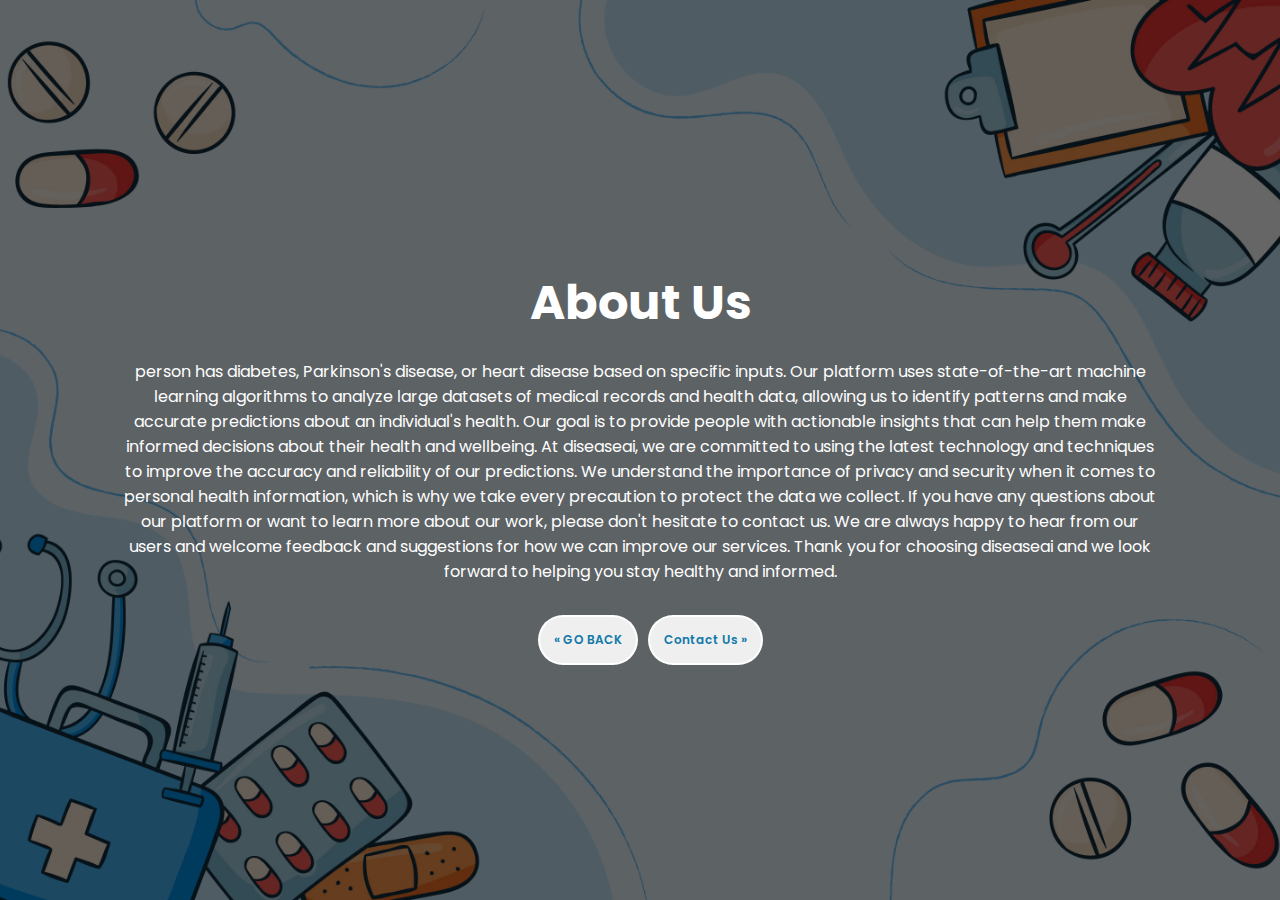
<file: ABOUT/about.html>
<!DOCTYPE html>
<html lang="en">

<head>
    <meta charset="UTF-8">
    <meta name="viewport" content="width=device-width, initial-scale=1.0">
    <title>About</title>
    <link rel="stylesheet" href="about.css">
</head>

<body>
    <section>
        <div class="section-header">
            <button class="animated-button"><a href="../index.html">
                <span class="text">&laquo; GO BACK</span></a>
              </button>

            <button class="animated-button1"><a href="../CONTACT/contact.html">
                <span class="text">Contact Us &raquo;</span></a>
              </button>
            <div class="container">
                <h2>About Us</h2>
                <p>person has diabetes, Parkinson's disease, or heart disease based on specific inputs. Our platform uses state-of-the-art machine learning algorithms to analyze large datasets of medical records and health data, allowing us to identify patterns
                    and make accurate predictions about an individual's health. Our goal is to provide people with actionable insights that can help them make informed decisions about their health and wellbeing. At diseaseai, we are committed to using
                    the latest technology and techniques to improve the accuracy and reliability of our predictions. We understand the importance of privacy and security when it comes to personal health information, which is why we take every precaution
                    to protect the data we collect. If you have any questions about our platform or want to learn more about our work, please don't hesitate to contact us. We are always happy to hear from our users and welcome feedback and suggestions
                    for how we can improve our services. Thank you for choosing diseaseai and we look forward to helping you stay healthy and informed.
                </p>
            </div>
        </div>
</body>

</html>
</file>
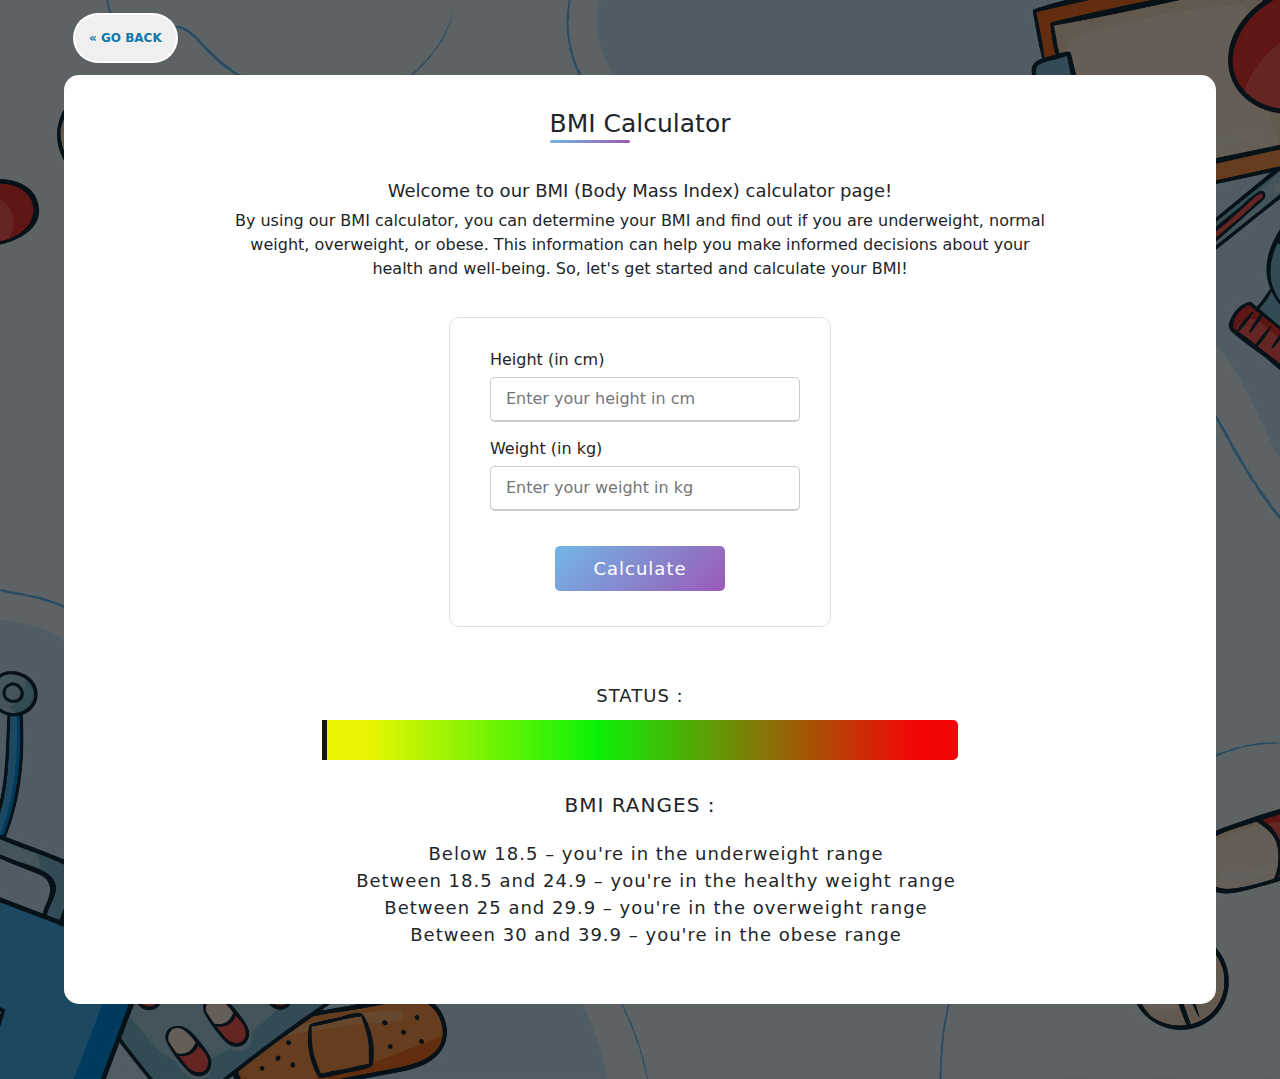
<file: PREDICT/bmi.html>
<!DOCTYPE html>
<html lang="en">

<head>
    <meta charset="UTF-8">
    <meta name="viewport" content="width=device-width, initial-scale=1.0">
    <title>BMI Calculator</title>
    <script src="https://cdn.jsdelivr.net/npm/bootstrap@5.3.0-alpha1/dist/js/bootstrap.bundle.min.js"></script>
    <link rel="stylesheet" href="https://cdn.jsdelivr.net/npm/bootstrap@5.3.0-alpha1/dist/css/bootstrap.min.css">
    <link rel="stylesheet" href="https://stackpath.bootstrapcdn.com/font-awesome/4.7.0/css/font-awesome.min.css">
    <style>
        * {
            margin: 0px;
            box-sizing: border-box;
        }
        
        main {
            display: block;
            unicode-bidi: isolate;
        }
        
        body {
            min-height: 100vh;
            width: 100%;
            display: flex;
            justify-content: center;
            align-items: center;
            background-image: url("/IMAGES/hm2.jpg");
            background-size: cover;
            background-position: center;
            position: relative;
        }
        
        body::after {
            content: "";
            position: absolute;
            top: 0;
            left: 0;
            height: 100%;
            width: 100%;
            background-color: rgba(0, 0, 0, 0.6);
        }
        
        .contain {
            display: flex;
            justify-content: center;
            align-items: center;
            flex-direction: column;
            width: 90%;
            padding: 30px;
            margin: 25px auto;
            /* border: 1px solid red; */
            border-radius: 15px;
            background-color: #fff;
        }
        
        .contain .title {
            font-size: 25px;
            font-weight: 500;
            position: relative;
        }
        
        .contain .title::before {
            content: "";
            position: absolute;
            left: 0;
            bottom: 0;
            height: 3px;
            width: 80px;
            border-radius: 5px;
            background: linear-gradient(135deg, #71b7e6, #9b59b6);
        }
        
        .contain .intro {
            display: flex;
            justify-content: center;
            text-align: center;
            margin-top: 10px;
            font-size: 18px;
            font-weight: 500;
        }
        
        p {
            margin-top: 0;
            margin-bottom: 1rem;
        }
        
        .intro1 {
            margin: 5px;
            font-size: 16px;
            max-width: 75%;
            text-align: center;
        }
        
        .contain .inputs {
            margin: 15px auto;
            width: 35%;
            min-width: 300px;
            padding: 15px 20px;
            border: 1px solid rgb(223, 220, 220);
            border-radius: 10px;
        }
        
        .input-box {
            margin: 15px 20px;
            width: calc(100% - 30px);
        }
        
        .input-box span.details {
            display: block;
            font-weight: 500;
            margin-bottom: 5px;
        }
        
        .input-box input {
            height: 45px;
            width: 100%;
            outline: none;
            font-size: 16px;
            border-radius: 5px;
            padding-left: 15px;
            border: 0.5px solid #ccc;
            border-bottom-width: 2px;
            transition: all 0.3s ease;
        }
        
        form {
            display: block;
            margin-top: 0em;
            unicode-bidi: isolate;
        }
        
        form .button {
            height: 45px;
            margin-top: 35px;
            margin-bottom: 20px;
            display: flex;
            justify-content: center;
        }
        
        form .button input {
            height: 100%;
            width: 50%;
            border-radius: 5px;
            border: none;
            color: #fff;
            font-size: 18px;
            font-weight: 500;
            letter-spacing: 1px;
            cursor: pointer;
            transition: all 0.3s ease;
            background: linear-gradient(135deg, #71b7e6, #9b59b6);
        }
        
        .contain .lever {
            width: 60%;
            min-width: 350px;
            margin-top: 30px;
            padding: 10px;
        }
        
        .lever p {
            text-align: center;
            font-size: 18px;
            font-weight: 500;
            letter-spacing: 1px;
        }
        
        #imcContainer {
            width: 100%;
            border-radius: 5px;
            height: 40px;
            background: rgb(235, 245, 2);
            background: linear-gradient(90deg, rgba(235, 245, 2, 1) 7%, rgba(11, 242, 6, 1) 43%, rgba(242, 6, 6, 1) 93%);
        }
        
        #IMCbar {
            width: 0%;
            height: 40px;
            margin-top: -5px;
            border-right: 5px solid #161515;
            /* border-radius: 10px; */
            transition: all 2s ease;
        }
        
        .contain .last {
            font-size: 20px;
            font-weight: 500;
            letter-spacing: 1px;
            text-align: center;
            margin-top: 30px;
        }
        
        .contain .last1 {
            font-size: 18px;
            /* font-weight: 500; */
            letter-spacing: 1px;
            text-align: center;
            margin-top: 20px;
        }
        
        .last1 ol {
            list-style: none;
        }
        
        section {
            position: relative;
            z-index: 3;
            padding-top: 50px;
            padding-bottom: 50px;
        }
        
        a {
            color: #1079aa;
            text-decoration: none;
        }
        
        .animated-button1 {
            position: absolute;
            top: 15px;
            left: 75px;
            display: flex;
            align-items: center;
            text-align: center;
            padding: 10px;
            border: 4px solid;
            border-color: transparent;
            font-size: 12px;
            border-radius: 100px;
            font-weight: 600;
            color: #1079aa;
            box-shadow: 0 0 0 2px #ffffff;
            cursor: pointer;
            overflow: hidden;
            transition: all 0.6s cubic-bezier(0.23, 1, 0.32, 1);
        }
        
        .animated-button1 .text {
            position: relative;
            z-index: 1;
            transform: translateX(-12px);
            transition: all 0.8s cubic-bezier(0.23, 1, 0.32, 1);
        }
        
        .animated-button1:hover {
            box-shadow: 0 0 0 12px transparent;
            color: #212121;
            border-radius: 12px;
        }
        
        .animated-button1:hover .text {
            transform: translateX(12px);
        }
        
        .animated-button1:active {
            scale: 0.95;
            box-shadow: 0 0 0 4px rgb(47, 200, 255);
        }
        
        .animated-button1:hover .circle {
            width: 220px;
            height: 220px;
            opacity: 1;
        }
    </style>
</head>

<body>
    <section>
        <div class="section-header">
            <button class="animated-button1">
                <a href="../index.html">
                    <span class="text">&laquo; GO BACK</span>
                </a>
            </button>
            <main>
                <div class="contain">
                    <div class="title">BMI Calculator</div><br>
                    <div class="intro">
                        Welcome to our BMI (Body Mass Index) calculator page!
                    </div>
                    <div class="intro1">
                        By using our BMI calculator, you can determine your BMI and find out if you are underweight, normal weight, overweight, or obese. This information can help you make informed decisions about your health and well-being. So, let's get started and calculate
                        your BMI!
                        <p></p>
                    </div>
                    <div class="inputs">
                        <form id="bmiForm" onsubmit="return calculateBmi(event);">
                            <div class="input-box">
                                <span class="details">Height (in cm)</span>
                                <input type="number" id="height" step="0.1" placeholder="Enter your height in cm" required>
                            </div>
                            <div class="input-box">
                                <span class="details">Weight (in kg)</span>
                                <input type="number" id="weight" step="0.1" placeholder="Enter your weight in kg" required>
                            </div>
                            <div class="button">
                                <input type="submit" value="Calculate">
                            </div>
                        </form>
                    </div>
                    <div class="lever">
                        <p id="imcData">STATUS : </p>
                        <div id="imcContainer">
                            <div id="IMCbar"></div>
                        </div>
                        <div class="last">BMI RANGES :</div>
                        <div class="last1">
                            <ol>
                                <li>Below 18.5 – you're in the underweight range</li>
                                <li>Between 18.5 and 24.9 – you're in the healthy weight range</li>
                                <li>Between 25 and 29.9 – you're in the overweight range</li>
                                <li>Between 30 and 39.9 – you're in the obese range</li>
                            </ol>
                        </div>
                    </div>
                </div>
            </main>
    </section>

    <script>
        function calculateBmi(event) {
            event.preventDefault();
            const height = parseFloat(document.getElementById('height').value);
            const weight = parseFloat(document.getElementById('weight').value);

            if (isNaN(height) || isNaN(weight)) {
                alert("Please enter valid height and weight values.");
                return false;
            }

            const heightInMeters = height / 100;
            const bmi = (weight / (heightInMeters * heightInMeters)).toFixed(2);

            let status;
            if (bmi < 18.5) {
                status = "Underweight";
            } else if (bmi >= 18.5 && bmi <= 24.9) {
                status = "Normal weight";
            } else if (bmi >= 25 && bmi <= 29.9) {
                status = "Overweight";
            } else {
                status = "Obese";
            }

            const imcData = document.getElementById('imcData');
            const imcBar = document.getElementById('IMCbar');

            imcData.textContent = `STATUS: ${status} (BMI: ${bmi})`;
            imcBar.style.width = `${(bmi / 40) * 100}%`;

            if (bmi < 18.5) {
                imcBar.style.backgroundColor = "yellow";
            } else if (bmi >= 18.5 && bmi <= 24.9) {
                imcBar.style.backgroundColor = "green";
            } else if (bmi >= 25 && bmi <= 29.9) {
                imcBar.style.backgroundColor = "orange";
            } else {
                imcBar.style.backgroundColor = "red";
            }

            return false;
        }
    </script>
</body>

</html>
</file>
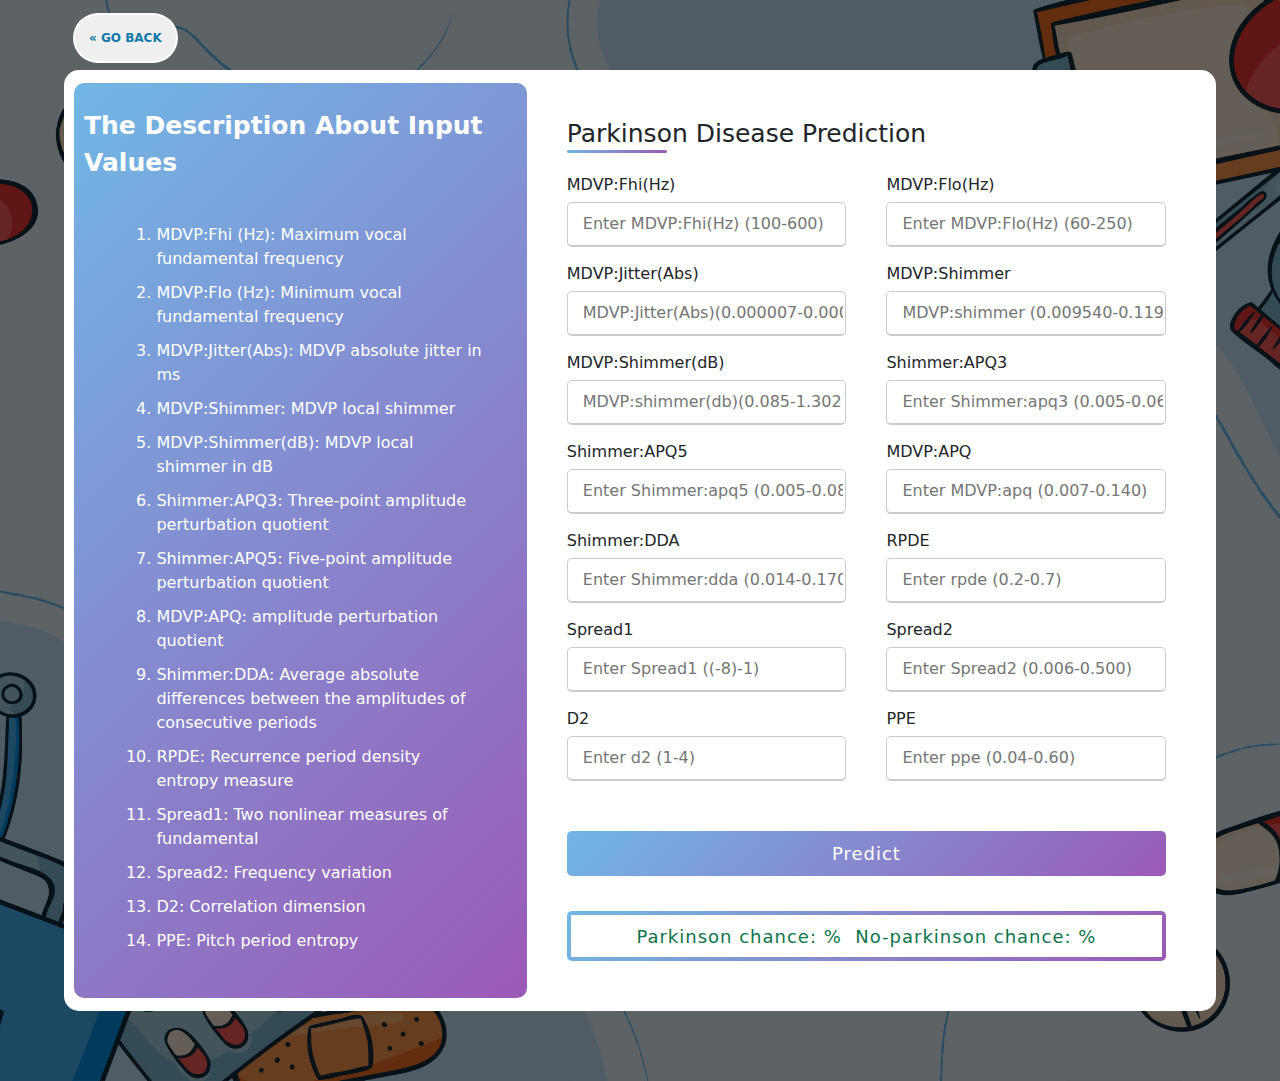
<file: PREDICT/brain.html>
<!DOCTYPE html>
<html lang="en">

<head>
    <meta charset="UTF-8">
    <meta name="viewport" content="width=device-width, initial-scale=1.0">
    <title>Parkinson Disease Prediction</title>
    <script src="https://cdn.jsdelivr.net/npm/bootstrap@5.3.0-alpha1/dist/js/bootstrap.bundle.min.js"></script>
    <link rel="stylesheet" href="https://cdn.jsdelivr.net/npm/bootstrap@5.3.0-alpha1/dist/css/bootstrap.min.css">
    <link rel="stylesheet" href="https://stackpath.bootstrapcdn.com/font-awesome/4.7.0/css/font-awesome.min.css">
    <style>
        * {
            margin: 0px;
            box-sizing: border-box;
        }
        
        body {
            min-height: 100vh;
            width: 100%;
            display: flex;
            justify-content: center;
            align-items: center;
            background-image: url("/IMAGES/hm2.jpg");
            background-size: cover;
            background-position: center;
            position: relative;
        }
        
        body::after {
            content: "";
            position: absolute;
            top: 0;
            left: 0;
            height: 100%;
            width: 100%;
            background-color: rgba(0, 0, 0, 0.6);
        }
        
        element.style {
            position: absolute;
            top: 0px;
            left: 0px;
            z-index: auto;
            display: block !important;
        }
        
        .contain {
            display: flex;
            justify-content: space-between;
            align-items: flex-start;
            flex-direction: row;
            flex-wrap: nowrap;
            padding: 10px;
            margin: 20px auto;
            width: 90%;
            border-radius: 15px;
            background-color: white;
        }
        
        .left {
            width: 40%;
            display: flex;
            justify-content: center;
            align-items: flex-start;
            flex-direction: column;
            min-height: 915px;
            margin: auto;
            border-radius: 10px;
            background: linear-gradient(135deg, #71b7e6, #9b59b6);
            padding: 10px;
        }
        
        .left .imag {
            font-size: 25px;
            margin: 10px auto;
            color: white;
            font-weight: 600;
        }
        
        .left .descript {
            width: 85%;
            margin: 15px auto;
            color: white;
            font-weight: 400;
        }
        
        .descript ol li {
            margin: 10px auto;
        }
        
        .right {
            width: 60%;
            display: flex;
            justify-content: center;
            align-items: center;
            padding: 10px;
            background-color: white;
        }
        
        li {
            display: list-item;
            text-align: -webkit-match-parent;
            unicode-bidi: isolate;
        }
        
        ol {
            display: block;
            list-style-type: decimal;
            margin-block-start: 1em;
            margin-block-end: 1em;
            margin-inline-start: 0px;
            margin-inline-end: 0px;
            padding-inline-start: 40px;
            unicode-bidi: isolate;
        }
        
        .container {
            width: 100%;
            background-color: #fff;
            padding: 25px 30px;
            border-radius: 5px;
        }
        
        .container .title {
            font-size: 25px;
            font-weight: 500;
            position: relative;
        }
        
        .content form .user-details {
            display: flex;
            flex-wrap: wrap;
            justify-content: space-between;
            margin: 20px 0 12px 0;
        }
        
        form .user-details .input-box {
            margin-bottom: 15px;
            width: calc(100% / 2 - 20px);
        }
        
        form .input-box span.details {
            display: block;
            font-weight: 500;
            margin-bottom: 5px;
        }
        
        form .button {
            height: 45px;
            margin: 35px 0;
        }
        
        form .button input {
            height: 100%;
            width: 100%;
            border-radius: 5px;
            border: none;
            color: #fff;
            font-size: 18px;
            font-weight: 500;
            letter-spacing: 1px;
            cursor: pointer;
            transition: all 0.3s ease;
            background: linear-gradient(135deg, #71b7e6, #9b59b6);
        }
        
        form .button input:hover {
            background: linear-gradient(135deg, #9b59b6, #71b7e6);
        }
        
        .user-details .input-box input {
            height: 45px;
            width: 100%;
            outline: none;
            font-size: 16px;
            border-radius: 5px;
            padding-left: 15px;
            border: 0.5px solid #ccc;
            border-bottom-width: 2px;
            transition: all 0.3s ease;
        }
        
        div {
            display: block;
            unicode-bidi: isolate;
        }
        
        form {
            display: block;
            margin-top: 0em;
            unicode-bidi: isolate;
        }
        
        .result {
            height: 50px;
            margin: 5px 0;
            padding: 4px;
            width: 100%;
            background: linear-gradient(135deg, #71b7e6, #9b59b6);
            border-radius: 5px;
        }
        
        .result p {
            font-size: 18px;
            font-weight: 500;
            letter-spacing: 1px;
            background-color: #fff;
            height: 100%;
            width: 100%;
            text-align: center;
            padding-top: 8px;
            color: rgb(13, 116, 76);
            overflow-y: scroll;
        }
        
        .container .title::before {
            content: "";
            position: absolute;
            left: 0;
            bottom: 0;
            height: 3px;
            width: 100px;
            border-radius: 5px;
            background: linear-gradient(135deg, #71b7e6, #9b59b6);
        }
        
        section {
            position: relative;
            z-index: 3;
            padding-top: 50px;
            padding-bottom: 50px;
        }
        
        a {
            color: #1079aa;
            text-decoration: none;
        }
        
        .animated-button1 {
            position: absolute;
            top: 15px;
            left: 75px;
            display: flex;
            align-items: center;
            text-align: center;
            padding: 10px;
            border: 4px solid;
            border-color: transparent;
            font-size: 12px;
            border-radius: 100px;
            font-weight: 600;
            color: #1079aa;
            box-shadow: 0 0 0 2px #ffffff;
            cursor: pointer;
            overflow: hidden;
            transition: all 0.6s cubic-bezier(0.23, 1, 0.32, 1);
        }
        
        .animated-button1 .text {
            position: relative;
            z-index: 1;
            transform: translateX(-12px);
            transition: all 0.8s cubic-bezier(0.23, 1, 0.32, 1);
        }
        
        .animated-button1:hover {
            box-shadow: 0 0 0 12px transparent;
            color: #212121;
            border-radius: 12px;
        }
        
        .animated-button1:hover .text {
            transform: translateX(12px);
        }
        
        .animated-button1:active {
            scale: 0.95;
            box-shadow: 0 0 0 4px rgb(47, 200, 255);
        }
        
        .animated-button1:hover .circle {
            width: 220px;
            height: 220px;
            opacity: 1;
        }
    </style>
</head>

<body>
    <section>
        <div class="section-header">
            <button class="animated-button1"><a href="../index.html">
                <span class="text">&laquo; GO BACK</span></a>
              </button>
            <main>
                <div class="contain">
                    <div class="left">
                        <div class="imag">The Description About Input Values</div>
                        <div class="descript">
                            <ol>
                                <li>MDVP:Fhi (Hz): Maximum vocal fundamental frequency</li>
                                <li>MDVP:Flo (Hz): Minimum vocal fundamental frequency</li>
                                <li>MDVP:Jitter(Abs): MDVP absolute jitter in ms</li>
                                <li>MDVP:Shimmer: MDVP local shimmer</li>
                                <li>MDVP:Shimmer(dB): MDVP local shimmer in dB</li>
                                <li>Shimmer:APQ3: Three-point amplitude perturbation quotient</li>
                                <li>Shimmer:APQ5: Five-point amplitude perturbation quotient</li>
                                <li>MDVP:APQ: amplitude perturbation quotient</li>
                                <li>
                                    Shimmer:DDA: Average absolute differences between the amplitudes of consecutive periods
                                </li>
                                <li>RPDE: Recurrence period density entropy measure</li>
                                <li>Spread1: Two nonlinear measures of fundamental</li>
                                <li>Spread2: Frequency variation</li>
                                <li>D2: Correlation dimension</li>
                                <li>PPE: Pitch period entropy</li>
                            </ol>
                        </div>
                    </div>

                    <div class="right">
                        <div class="container">
                            <div class="title">Parkinson Disease Prediction</div>
                            <div class="content">
                                <form id="predictionForm" method="POST">
                                    <div class="user-details">
                                        <div class="input-box">
                                            <span class="details">MDVP:Fhi(Hz)</span>
                                            <input type="text" name="mdvpfhi" size="0.00001" placeholder="Enter MDVP:Fhi(Hz) (100-600)" required="" spellcheck="false" data-ms-editor="true">
                                        </div>
                                        <div class="input-box">
                                            <span class="details">MDVP:Flo(Hz)</span>
                                            <input type="text" name="mdvpflo" size="0.00001" placeholder="Enter MDVP:Flo(Hz) (60-250)" required="" spellcheck="false" data-ms-editor="true">
                                        </div>
                                        <div class="input-box">
                                            <span class="details">MDVP:Jitter(Abs)</span>
                                            <input type="text" name="mdvpjitter" size="0.00001" placeholder="MDVP:Jitter(Abs)(0.000007-0.000260)" required="" spellcheck="false" data-ms-editor="true">
                                        </div>
                                        <div class="input-box">
                                            <span class="details">MDVP:Shimmer</span>
                                            <input type="text" name="mdvpshi" size="0.00001" placeholder="MDVP:shimmer (0.009540-0.119080)" required="" spellcheck="false" data-ms-editor="true">
                                        </div>
                                        <div class="input-box">
                                            <span class="details">MDVP:Shimmer(dB)</span>
                                            <input type="text" name="mdvpshidb" size="0.00001" placeholder="MDVP:shimmer(db)(0.085-1.302)" required="" spellcheck="false" data-ms-editor="true">
                                        </div>
                                        <div class="input-box">
                                            <span class="details">Shimmer:APQ3</span>
                                            <input type="text" name="shiq3" size="0.00001" placeholder="Enter Shimmer:apq3 (0.005-0.060)" required="" spellcheck="false" data-ms-editor="true">
                                        </div>
                                        <div class="input-box">
                                            <span class="details">Shimmer:APQ5</span>
                                            <input type="text" name="shiq5" size="0.00001" placeholder="Enter Shimmer:apq5 (0.005-0.080)" required="" spellcheck="false" data-ms-editor="true">
                                        </div>
                                        <div class="input-box">
                                            <span class="details">MDVP:APQ</span>
                                            <input type="text" name="mdvpapq" size="0.00001" placeholder="Enter MDVP:apq (0.007-0.140)" required="" spellcheck="false" data-ms-editor="true">
                                        </div>
                                        <div class="input-box">
                                            <span class="details">Shimmer:DDA</span>
                                            <input type="text" name="shidda" size="0.00001" placeholder="Enter Shimmer:dda (0.014-0.170)" required="" spellcheck="false" data-ms-editor="true">
                                        </div>
                                        <div class="input-box">
                                            <span class="details">RPDE</span>
                                            <input type="text" name="rpde" size="0.00001" placeholder="Enter rpde (0.2-0.7)" required="" spellcheck="false" data-ms-editor="true">
                                        </div>
                                        <div class="input-box">
                                            <span class="details">Spread1</span>
                                            <input type="text" name="spread1" size="0.00001" placeholder="Enter Spread1 ((-8)-1)" required="" spellcheck="false" data-ms-editor="true">
                                        </div>
                                        <div class="input-box">
                                            <span class="details">Spread2</span>
                                            <input type="text" name="spread2" size="0.00001" placeholder="Enter Spread2 (0.006-0.500)" required="" spellcheck="false" data-ms-editor="true">
                                        </div>
                                        <div class="input-box">
                                            <span class="details">D2</span>
                                            <input type="text" name="d2" size="0.00001" placeholder="Enter d2 (1-4)" required="" spellcheck="false" data-ms-editor="true">
                                        </div>
                                        <div class="input-box">
                                            <span class="details">PPE</span>
                                            <input type="text" name="ppe" size="0.00001" placeholder="Enter ppe (0.04-0.60)" required="" spellcheck="false" data-ms-editor="true">
                                        </div>
                                    </div>
                                    <div class="button">
                                        <input type="submit" value="Predict">
                                    </div>
                                </form>
                                <div class="result">
                                    <p>Parkinson chance: % &nbsp;No-parkinson chance: % </p>
                                </div>
                            </div>
                        </div>
                    </div>
                </div>
            </main>
    </section>

    <script>
        document.addEventListener('DOMContentLoaded', function() {
            const form = document.getElementById('predictionForm');
            form.addEventListener('submit', function(e) {
                e.preventDefault();

                // Simulate prediction result
                const resultElement = document.querySelector('.result p');
                const parkinsonChance = Math.floor(Math.random() * 100);
                const noParkinsonChance = 100 - parkinsonChance;

                resultElement.innerHTML = `Parkinson chance: ${parkinsonChance}% &nbsp; No-parkinson chance: ${noParkinsonChance}%`;
            });
        });
    </script>
</body>

</html>
</file>
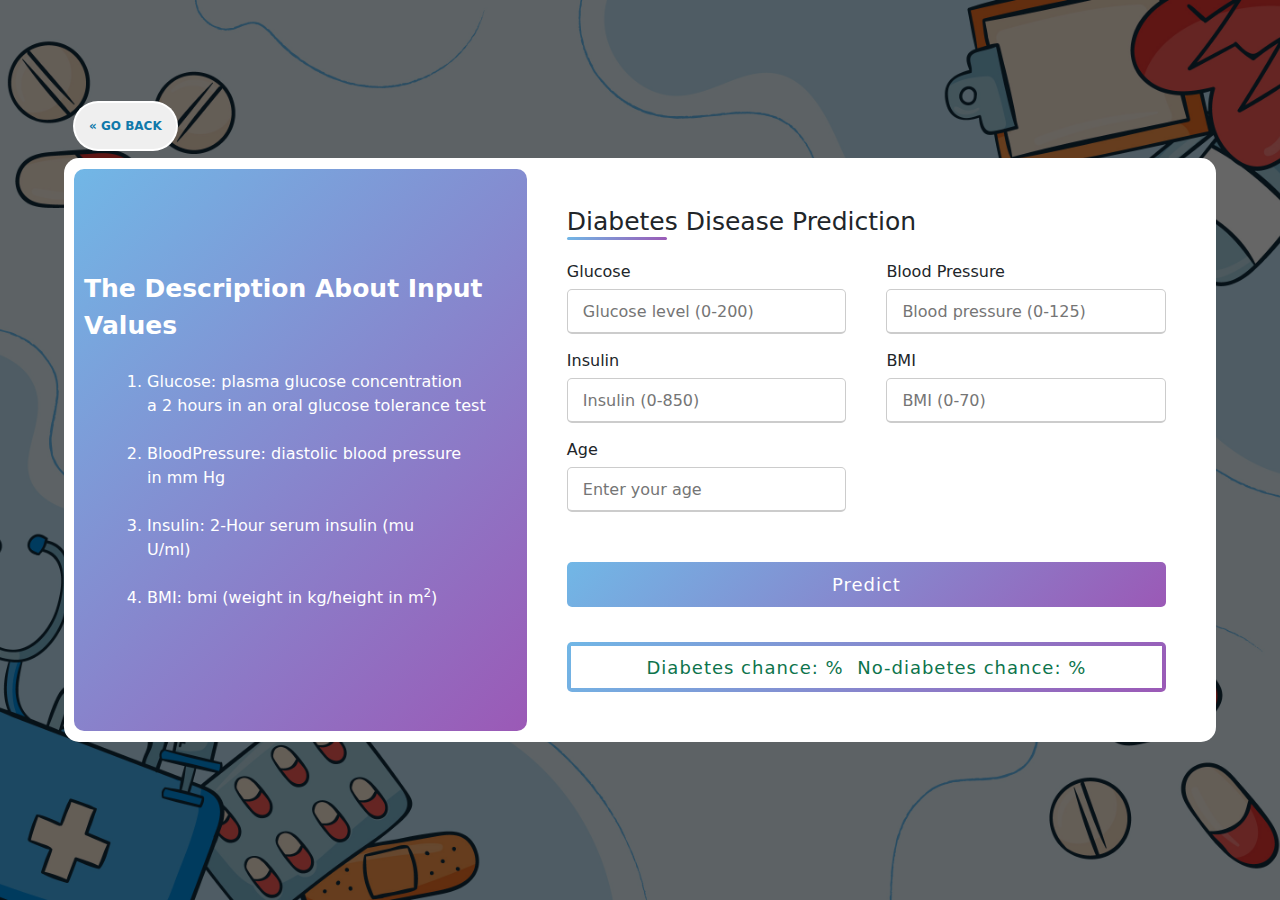
<file: PREDICT/diabetes.html>
<!DOCTYPE html>
<html lang="en">

<head>
    <meta charset="UTF-8">
    <meta name="viewport" content="width=device-width, initial-scale=1.0">
    <title>Diabetes Disease Predict</title>
    <script src="https://cdn.jsdelivr.net/npm/bootstrap@5.3.0-alpha1/dist/js/bootstrap.bundle.min.js"></script>
    <link rel="stylesheet" href="https://cdn.jsdelivr.net/npm/bootstrap@5.3.0-alpha1/dist/css/bootstrap.min.css">
    <link rel="stylesheet" href="https://stackpath.bootstrapcdn.com/font-awesome/4.7.0/css/font-awesome.min.css">
    <style>
        * {
            margin: 0px;
            box-sizing: border-box;
        }
        
        body {
            min-height: 100vh;
            width: 100%;
            display: flex;
            justify-content: center;
            align-items: center;
            background-image: url("/IMAGES/hm2.jpg");
            background-size: cover;
            background-position: center;
            position: relative;
        }
        
        body::after {
            content: "";
            position: absolute;
            top: 0;
            left: 0;
            height: 100%;
            width: 100%;
            background-color: rgba(0, 0, 0, 0.6);
        }
        
        element.style {
            position: absolute;
            top: 0px;
            left: 0px;
            z-index: auto;
            display: block !important;
        }
        
        .contain {
            display: flex;
            justify-content: space-between;
            align-items: flex-start;
            flex-direction: row;
            flex-wrap: nowrap;
            padding: 10px;
            margin: 20px auto;
            width: 90%;
            border-radius: 15px;
            background-color: white;
        }
        
        .left {
            width: 40%;
            display: flex;
            justify-content: center;
            align-items: flex-start;
            flex-direction: column;
            min-height: 562px;
            margin: auto;
            border-radius: 10px;
            background: linear-gradient(135deg, #71b7e6, #9b59b6);
            padding: 10px;
        }
        
        .left .imag {
            font-size: 25px;
            margin: 10px auto;
            color: white;
            font-weight: 600;
        }
        
        .left .descript {
            margin: 15px auto;
            color: white;
            font-weight: 400;
        }
        
        .right {
            width: 60%;
            display: flex;
            justify-content: center;
            align-items: center;
            padding: 10px;
            background-color: white;
        }
        
        li {
            display: list-item;
            text-align: -webkit-match-parent;
            unicode-bidi: isolate;
        }
        
        .container {
            width: 100%;
            background-color: #fff;
            padding: 25px 30px;
            border-radius: 5px;
        }
        
        .container .title {
            font-size: 25px;
            font-weight: 500;
            position: relative;
        }
        
        .content form .user-details {
            display: flex;
            flex-wrap: wrap;
            justify-content: space-between;
            margin: 20px 0 12px 0;
        }
        
        form .user-details .input-box {
            margin-bottom: 15px;
            width: calc(100% / 2 - 20px);
        }
        
        form .input-box span.details {
            display: block;
            font-weight: 500;
            margin-bottom: 5px;
        }
        
        form .button {
            height: 45px;
            margin: 35px 0;
        }
        
        form .button input {
            height: 100%;
            width: 100%;
            border-radius: 5px;
            border: none;
            color: #fff;
            font-size: 18px;
            font-weight: 500;
            letter-spacing: 1px;
            cursor: pointer;
            transition: all 0.3s ease;
            background: linear-gradient(135deg, #71b7e6, #9b59b6);
        }
        
        form .button input:hover {
            background: linear-gradient(135deg, #9b59b6, #71b7e6);
        }
        
        .user-details .input-box input {
            height: 45px;
            width: 100%;
            outline: none;
            font-size: 16px;
            border-radius: 5px;
            padding-left: 15px;
            border: 0.5px solid #ccc;
            border-bottom-width: 2px;
            transition: all 0.3s ease;
        }
        
        div {
            display: block;
            unicode-bidi: isolate;
        }
        
        form {
            display: block;
            margin-top: 0em;
            unicode-bidi: isolate;
        }
        
        .result {
            height: 50px;
            margin: 5px 0;
            padding: 4px;
            width: 100%;
            background: linear-gradient(135deg, #71b7e6, #9b59b6);
            border-radius: 5px;
        }
        
        .result p {
            font-size: 18px;
            font-weight: 500;
            letter-spacing: 1px;
            background-color: #fff;
            height: 100%;
            width: 100%;
            text-align: center;
            padding-top: 8px;
            color: rgb(13, 116, 76);
            overflow-y: scroll;
        }
        
        .container .title::before {
            content: "";
            position: absolute;
            left: 0;
            bottom: 0;
            height: 3px;
            width: 100px;
            border-radius: 5px;
            background: linear-gradient(135deg, #71b7e6, #9b59b6);
        }
        
        section {
            position: relative;
            z-index: 3;
            padding-top: 50px;
            padding-bottom: 50px;
        }
        
        a {
            color: #1079aa;
            text-decoration: none;
        }
        
        .animated-button1 {
            position: absolute;
            top: 15px;
            left: 75px;
            display: flex;
            align-items: center;
            text-align: center;
            padding: 10px;
            border: 4px solid;
            border-color: transparent;
            font-size: 12px;
            border-radius: 100px;
            font-weight: 600;
            color: #1079aa;
            box-shadow: 0 0 0 2px #ffffff;
            cursor: pointer;
            overflow: hidden;
            transition: all 0.6s cubic-bezier(0.23, 1, 0.32, 1);
        }
        
        .animated-button1 .text {
            position: relative;
            z-index: 1;
            transform: translateX(-12px);
            transition: all 0.8s cubic-bezier(0.23, 1, 0.32, 1);
        }
        
        .animated-button1:hover {
            box-shadow: 0 0 0 12px transparent;
            color: #212121;
            border-radius: 12px;
        }
        
        .animated-button1:hover .text {
            transform: translateX(12px);
        }
        
        .animated-button1:active {
            scale: 0.95;
            box-shadow: 0 0 0 4px rgb(47, 200, 255);
        }
        
        .animated-button1:hover .circle {
            width: 220px;
            height: 220px;
            opacity: 1;
        }
    </style>
</head>

<body>
    <section>
        <div class="section-header">
            <button class="animated-button1"><a href="../index.html">
                <span class="text">&laquo; GO BACK</span></a>
              </button>
            <main>
                <div class="contain">
                    <div class="left">
                        <div class="imag">The Description About Input Values</div>
                        <div class="descript">
                            <ol>
                                <li>
                                    Glucose: plasma glucose concentration <br> a 2 hours in an oral glucose tolerance test
                                </li>
                                <br>
                                <li>
                                    BloodPressure: diastolic blood pressure<br> in mm Hg
                                </li>
                                <br>
                                <li>Insulin: 2-Hour serum insulin (mu <br>U/ml)</li>
                                <br>
                                <li>BMI: bmi (weight in kg/height in m<sup>2</sup>)</li>
                            </ol>
                        </div>
                    </div>

                    <div class="right">
                        <div class="container">
                            <div class="title">Diabetes Disease Prediction</div>
                            <div class="content">
                                <form id="predictionForm">
                                    <div class="user-details">
                                        <div class="input-box">
                                            <span class="details">Glucose</span>
                                            <input type="number" name="Glucose" id="Glucose" placeholder="Glucose level (0-200)" required="">
                                        </div>
                                        <div class="input-box">
                                            <span class="details">Blood Pressure</span>
                                            <input type="number" name="Blood" id="Blood" placeholder="Blood pressure (0-125)" required="">
                                        </div>
                                        <div class="input-box">
                                            <span class="details">Insulin</span>
                                            <input type="number" name="Insulin" id="Insulin" placeholder="Insulin (0-850)" required="">
                                        </div>
                                        <div class="input-box">
                                            <span class="details">BMI</span>
                                            <input type="number" name="BMI" id="BMI" size="0.001" placeholder="BMI (0-70)" required="">
                                        </div>
                                        <div class="input-box">
                                            <span class="details">Age</span>
                                            <input type="number" name="Age" id="Age" placeholder="Enter your age" required="">
                                        </div>
                                    </div>
                                    <div class="button">
                                        <input type="submit" value="Predict">
                                    </div>
                                </form>
                                <div class="result">
                                    <p id="resultText">Diabetes chance: % &nbsp;No-diabetes chance: % </p>
                                </div>
                            </div>
                        </div>
                    </div>
                </div>
            </main>
    </section>

    <script>
        document.getElementById('predictionForm').addEventListener('submit', function(event) {
            event.preventDefault(); // Prevent form submission

            // Get form values
            var glucose = document.getElementById('Glucose').value;
            var bloodPressure = document.getElementById('Blood').value;
            var insulin = document.getElementById('Insulin').value;
            var bmi = document.getElementById('BMI').value;
            var age = document.getElementById('Age').value;

            // Simple validation
            if (glucose === '' || bloodPressure === '' || insulin === '' || bmi === '' || age === '') {
                alert('Please fill in all fields');
                return;
            }

            // Placeholder for prediction logic (e.g., API call)
            var diabetesChance = Math.random() * 100;
            var noDiabetesChance = 100 - diabetesChance;

            // Display result
            document.getElementById('resultText').textContent = 'Diabetes chance: ' + diabetesChance.toFixed(2) + '% \xa0\xa0 No-diabetes chance: ' + noDiabetesChance.toFixed(2) + '%';
        });
    </script>
</body>

</html>
</file>
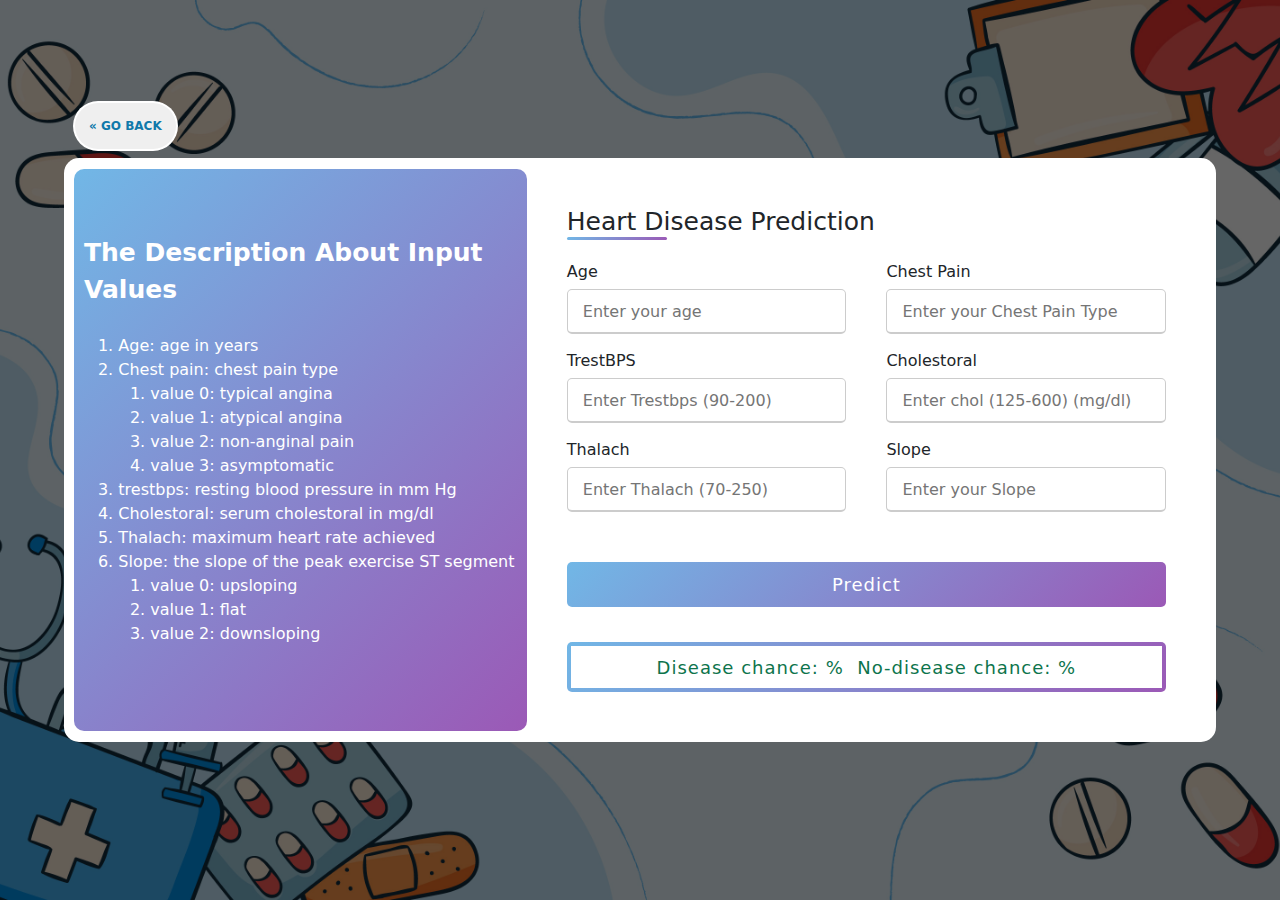
<file: PREDICT/heart.html>
<!DOCTYPE html>
<html lang="en">

<head>
    <meta charset="UTF-8">
    <meta name="viewport" content="width=device-width, initial-scale=1.0">
    <title>Heart Disease Predict</title>
    <script src="https://cdn.jsdelivr.net/npm/bootstrap@5.3.0-alpha1/dist/js/bootstrap.bundle.min.js"></script>
    <link rel="stylesheet" href="https://cdn.jsdelivr.net/npm/bootstrap@5.3.0-alpha1/dist/css/bootstrap.min.css">
    <link rel="stylesheet" href="https://stackpath.bootstrapcdn.com/font-awesome/4.7.0/css/font-awesome.min.css">
    <style>
        * {
            margin: 0px;
            box-sizing: border-box;
        }
        
        body {
            min-height: 100vh;
            width: 100%;
            display: flex;
            justify-content: center;
            align-items: center;
            background-image: url("/IMAGES/hm2.jpg");
            background-size: cover;
            background-position: center;
            position: relative;
        }
        
        body::after {
            content: "";
            position: absolute;
            top: 0;
            left: 0;
            height: 100%;
            width: 100%;
            background-color: rgba(0, 0, 0, 0.6);
        }
        
        element.style {
            position: absolute;
            top: 0px;
            left: 0px;
            z-index: auto;
            display: block !important;
        }
        
        .contain {
            display: flex;
            justify-content: space-between;
            align-items: flex-start;
            flex-direction: row;
            flex-wrap: nowrap;
            padding: 10px;
            margin: 20px auto;
            width: 90%;
            border-radius: 15px;
            background-color: white;
        }
        
        .left {
            width: 40%;
            display: flex;
            justify-content: center;
            align-items: flex-start;
            flex-direction: column;
            min-height: 562px;
            margin: auto;
            border-radius: 10px;
            background: linear-gradient(135deg, #71b7e6, #9b59b6);
            padding: 10px;
        }
        
        .left .imag {
            font-size: 25px;
            margin: 10px auto;
            color: white;
            font-weight: 600;
        }
        
        .left .descript {
            margin: 15px auto;
            color: white;
            font-weight: 400;
        }
        
        .right {
            width: 60%;
            display: flex;
            justify-content: center;
            align-items: center;
            padding: 10px;
            background-color: white;
        }
        
        li {
            display: list-item;
            text-align: -webkit-match-parent;
            unicode-bidi: isolate;
        }
        
        .container {
            width: 100%;
            background-color: #fff;
            padding: 25px 30px;
            border-radius: 5px;
        }
        
        .container .title {
            font-size: 25px;
            font-weight: 500;
            position: relative;
        }
        
        .content form .user-details {
            display: flex;
            flex-wrap: wrap;
            justify-content: space-between;
            margin: 20px 0 12px 0;
        }
        
        form .user-details .input-box {
            margin-bottom: 15px;
            width: calc(100% / 2 - 20px);
        }
        
        form .input-box span.details {
            display: block;
            font-weight: 500;
            margin-bottom: 5px;
        }
        
        form .button {
            height: 45px;
            margin: 35px 0;
        }
        
        form .button input {
            height: 100%;
            width: 100%;
            border-radius: 5px;
            border: none;
            color: #fff;
            font-size: 18px;
            font-weight: 500;
            letter-spacing: 1px;
            cursor: pointer;
            transition: all 0.3s ease;
            background: linear-gradient(135deg, #71b7e6, #9b59b6);
        }
        
        form .button input:hover {
            background: linear-gradient(135deg, #9b59b6, #71b7e6);
        }
        
        .user-details .input-box input {
            height: 45px;
            width: 100%;
            outline: none;
            font-size: 16px;
            border-radius: 5px;
            padding-left: 15px;
            border: 0.5px solid #ccc;
            border-bottom-width: 2px;
            transition: all 0.3s ease;
        }
        
        div {
            display: block;
            unicode-bidi: isolate;
        }
        
        form {
            display: block;
            margin-top: 0em;
            unicode-bidi: isolate;
        }
        
        .result {
            height: 50px;
            margin: 5px 0;
            padding: 4px;
            width: 100%;
            background: linear-gradient(135deg, #71b7e6, #9b59b6);
            border-radius: 5px;
        }
        
        .result p {
            font-size: 18px;
            font-weight: 500;
            letter-spacing: 1px;
            background-color: #fff;
            height: 100%;
            width: 100%;
            text-align: center;
            padding-top: 8px;
            color: rgb(13, 116, 76);
            overflow-y: scroll;
        }
        
        .container .title::before {
            content: "";
            position: absolute;
            left: 0;
            bottom: 0;
            height: 3px;
            width: 100px;
            border-radius: 5px;
            background: linear-gradient(135deg, #71b7e6, #9b59b6);
        }
        
        section {
            position: relative;
            z-index: 3;
            padding-top: 50px;
            padding-bottom: 50px;
        }
        
        a {
            color: #1079aa;
            text-decoration: none;
        }
        
        .animated-button1 {
            position: absolute;
            top: 15px;
            left: 75px;
            display: flex;
            align-items: center;
            text-align: center;
            padding: 10px;
            border: 4px solid;
            border-color: transparent;
            font-size: 12px;
            border-radius: 100px;
            font-weight: 600;
            color: #1079aa;
            box-shadow: 0 0 0 2px #ffffff;
            cursor: pointer;
            overflow: hidden;
            transition: all 0.6s cubic-bezier(0.23, 1, 0.32, 1);
        }
        
        .animated-button1 .text {
            position: relative;
            z-index: 1;
            transform: translateX(-12px);
            transition: all 0.8s cubic-bezier(0.23, 1, 0.32, 1);
        }
        
        .animated-button1:hover {
            box-shadow: 0 0 0 12px transparent;
            color: #212121;
            border-radius: 12px;
        }
        
        .animated-button1:hover .text {
            transform: translateX(12px);
        }
        
        .animated-button1:active {
            scale: 0.95;
            box-shadow: 0 0 0 4px rgb(47, 200, 255);
        }
        
        .animated-button1:hover .circle {
            width: 220px;
            height: 220px;
            opacity: 1;
        }
    </style>
</head>

<body>
    <section>
        <div class="section-header">
            <button class="animated-button1"><a href="../index.html">
                <span class="text">&laquo; GO BACK</span></a>
              </button>
            <main>
                <div class="contain">
                    <div class="left">
                        <div class="imag">The Description About Input Values</div>
                        <div class="descript">
                            <ol>
                                <li>Age: age in years</li>
                                <li>
                                    Chest pain: chest pain type
                                    <ol>
                                        <li>value 0: typical angina</li>
                                        <li>value 1: atypical angina</li>
                                        <li>value 2: non-anginal pain</li>
                                        <li>value 3: asymptomatic</li>
                                    </ol>
                                </li>
                                <li>trestbps: resting blood pressure in mm Hg</li>
                                <li>Cholestoral: serum cholestoral in mg/dl</li>
                                <li>Thalach: maximum heart rate achieved</li>
                                <li>
                                    Slope: the slope of the peak exercise ST segment
                                    <ol>
                                        <li>value 0: upsloping</li>
                                        <li>value 1: flat</li>
                                        <li>value 2: downsloping</li>
                                    </ol>
                                </li>
                            </ol>
                        </div>
                    </div>

                    <div class="right">
                        <div class="container">
                            <div class="title">Heart Disease Prediction</div>
                            <div class="content">
                                <form id="predictionForm">
                                    <div class="user-details">
                                        <div class="input-box">
                                            <span class="details">Age</span>
                                            <input type="number" name="age" id="age" placeholder="Enter your age" required>
                                        </div>
                                        <div class="input-box">
                                            <span class="details">Chest Pain</span>
                                            <input type="number" name="cp" id="cp" placeholder="Enter your Chest Pain Type" required>
                                        </div>
                                        <div class="input-box">
                                            <span class="details">TrestBPS</span>
                                            <input type="number" name="tbps" id="tbps" placeholder="Enter Trestbps (90-200)" required>
                                        </div>
                                        <div class="input-box">
                                            <span class="details">Cholestoral</span>
                                            <input type="number" name="chol" id="chol" placeholder="Enter chol (125-600) (mg/dl)" required>
                                        </div>
                                        <div class="input-box">
                                            <span class="details">Thalach</span>
                                            <input type="number" name="thal" id="thal" placeholder="Enter Thalach (70-250)" required>
                                        </div>
                                        <div class="input-box">
                                            <span class="details">Slope</span>
                                            <input type="number" name="slope" id="slope" placeholder="Enter your Slope" required>
                                        </div>
                                    </div>
                                    <div class="button">
                                        <input type="submit" value="Predict">
                                    </div>
                                </form>
                                <div class="result">
                                    <p id="resultText">Disease chance: % &nbsp;No-disease chance: %</p>
                                </div>
                            </div>
                        </div>
                    </div>
                </div>
            </main>
    </section>

    <script>
        document.getElementById('predictionForm').addEventListener('submit', function(event) {
            event.preventDefault(); // Prevent form submission

            // Get form values
            var age = document.getElementById('age').value;
            var chestPain = document.getElementById('cp').value;
            var trestbps = document.getElementById('tbps').value;
            var chol = document.getElementById('chol').value;
            var thalach = document.getElementById('thal').value;
            var slope = document.getElementById('slope').value;

            // Simple validation
            if (age === '' || chestPain === '' || trestbps === '' || chol === '' || thalach === '' || slope === '') {
                alert('Please fill in all fields');
                return;
            }

            // Placeholder for prediction logic (e.g., API call)
            var diseaseChance = Math.random() * 100;
            var noDiseaseChance = 100 - diseaseChance;

            // Display result
            document.getElementById('resultText').textContent = 'Disease chance: ' + diseaseChance.toFixed(2) + '% \xa0\xa0 No-disease chance: ' + noDiseaseChance.toFixed(2) + '%';
        });
    </script>
</body>

</html>
</file>
<file: ABOUT/about.css>
@import url('https://fonts.googleapis.com/css2?family=Poppins:wght@400;600;700&display=swap');
* {
    padding: 0;
    margin: 0;
    box-sizing: border-box;
    font-family: 'Poppins', sans-serif;
}

body {
    min-height: 100vh;
    width: 100%;
    display: flex;
    justify-content: center;
    align-items: center;
    background-image: url("/IMAGES/hm2.jpg");
    background-size: cover;
    background-position: center;
    position: relative;
}

body::after {
    content: "";
    position: absolute;
    top: 0;
    left: 0;
    height: 100%;
    width: 100%;
    background-color: rgba(0, 0, 0, 0.6);
}

a {
    color: #1079aa;
    text-decoration: none;
}

.animated-button {
    position: absolute;
    top: 400px;
    left: 440px;
    display: flex;
    align-items: center;
    text-align: center;
    padding: 10px;
    border: 4px solid;
    border-color: transparent;
    font-size: 12px;
    border-radius: 100px;
    font-weight: 600;
    color: #1079aa;
    box-shadow: 0 0 0 2px #ffffff;
    cursor: pointer;
    overflow: hidden;
    transition: all 0.6s cubic-bezier(0.23, 1, 0.32, 1);
}

.animated-button .text {
    position: relative;
    z-index: 1;
    transform: translateX(-12px);
    transition: all 0.8s cubic-bezier(0.23, 1, 0.32, 1);
}

.animated-button:hover {
    box-shadow: 0 0 0 12px transparent;
    color: #212121;
    border-radius: 12px;
}

.animated-button:hover .text {
    transform: translateX(12px);
}

.animated-button:active {
    scale: 0.95;
    box-shadow: 0 0 0 4px rgb(47, 200, 255);
}

.animated-button:hover .circle {
    width: 220px;
    height: 220px;
    opacity: 1;
}

section {
    position: relative;
    z-index: 3;
    padding-top: 50px;
    padding-bottom: 50px;
}

.container {
    max-width: 1080px;
    margin-left: auto;
    margin-right: auto;
    padding-left: 20px;
    padding-right: 20px;
}

.section-header {
    margin-bottom: 50px;
    text-align: center;
}

.section-header h2 {
    color: #FFF;
    font-weight: bold;
    font-size: 3em;
    margin-bottom: 20px;
}

.section-header p {
    color: #FFF;
}

.animated-button1 {
    position: absolute;
    top: 400px;
    left: 550px;
    display: flex;
    align-items: center;
    text-align: center;
    padding: 10px;
    border: 4px solid;
    border-color: transparent;
    font-size: 12px;
    border-radius: 100px;
    font-weight: 600;
    color: #1079aa;
    box-shadow: 0 0 0 2px #ffffff;
    cursor: pointer;
    overflow: hidden;
    transition: all 0.6s cubic-bezier(0.23, 1, 0.32, 1);
}

.animated-button1 .text {
    position: relative;
    z-index: 1;
    transform: translateX(-12px);
    transition: all 0.8s cubic-bezier(0.23, 1, 0.32, 1);
}

.animated-button1:hover {
    box-shadow: 0 0 0 12px transparent;
    color: #212121;
    border-radius: 12px;
}

.animated-button1:hover .text {
    transform: translateX(12px);
}

.animated-button1:active {
    scale: 0.95;
    box-shadow: 0 0 0 4px rgb(47, 200, 255);
}

.animated-button1:hover .circle {
    width: 220px;
    height: 220px;
    opacity: 1;
}
</file>
